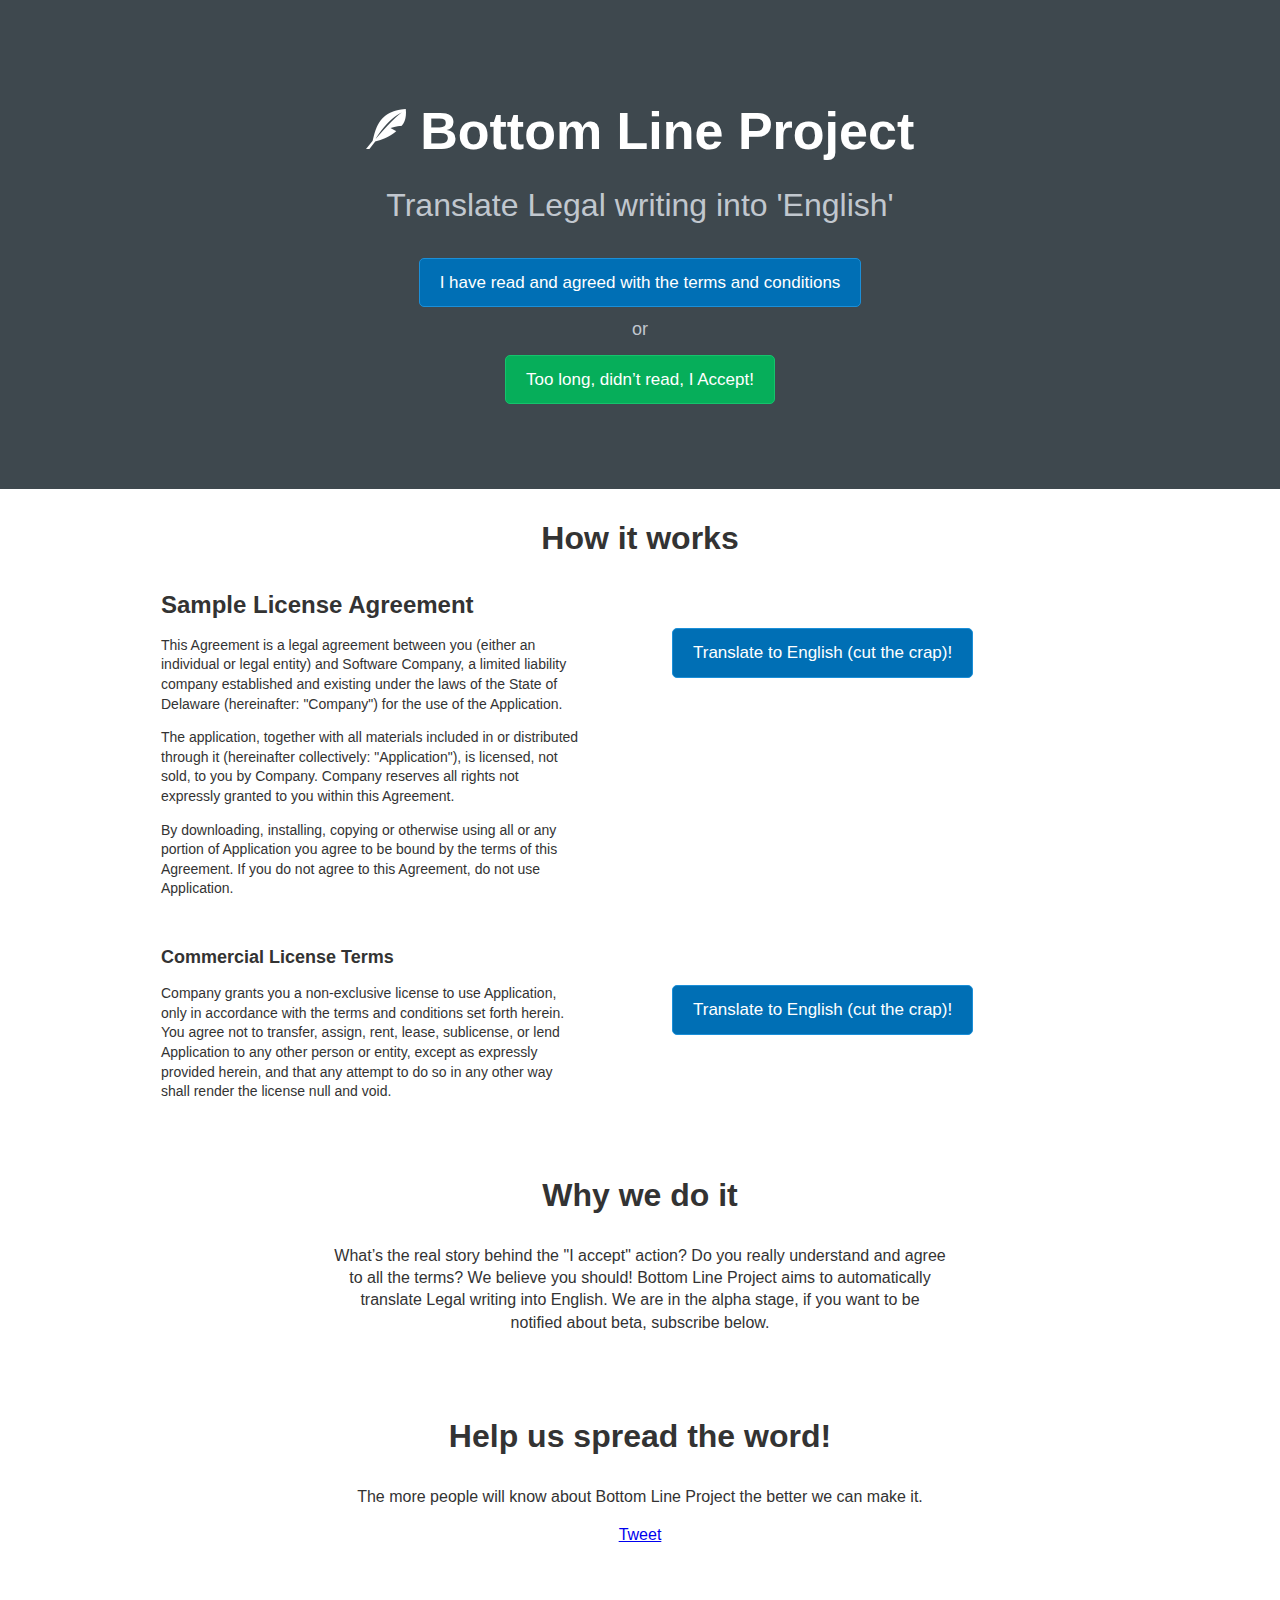
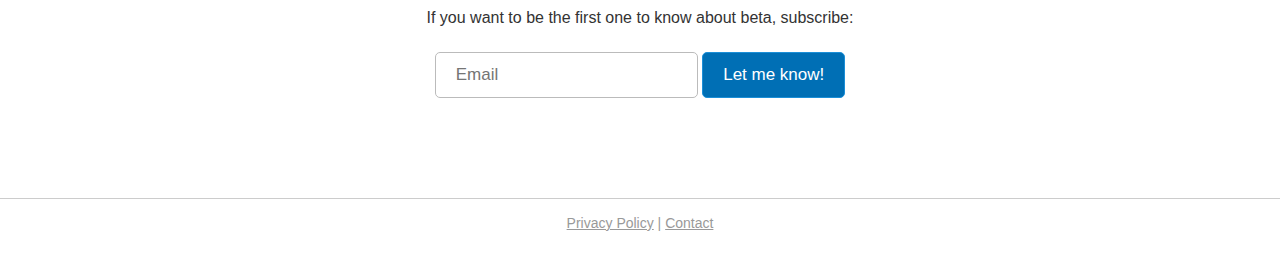
<file: index.html>
<!DOCTYPE html>
<html class="no-js">
    <head>
        <meta charset="utf-8">
        <meta http-equiv="X-UA-Compatible" content="IE=edge,chrome=1">
        <title>Bottom Line Project | Translate Legal writing into English</title>
        <meta name="description" content="Bottom Line Project aims to automatically translate Legal writing into English">
        <meta name="viewport" content="width=device-width">

        <link rel="stylesheet" href="css/normalize.min.css">
        <link rel="stylesheet" href="css/main.css">

        <script src="js/vendor/modernizr-2.6.2.min.js"></script>

        <script type='text/javascript' src='https://cdn.firebase.com/v0/firebase.js'></script>

        <link rel="shortcut icon" href="/favicon.png"> 
    </head>
    <body>

        <div id="fb-root"></div>
        <script>(function(d, s, id) {
          var js, fjs = d.getElementsByTagName(s)[0];
          if (d.getElementById(id)) return;
          js = d.createElement(s); js.id = id;
          js.src = "//connect.facebook.net/en_GB/all.js#xfbml=1&appId=620113728023095";
          fjs.parentNode.insertBefore(js, fjs);
        }(document, 'script', 'facebook-jssdk'));</script>

        <header>
            <h1><img src="./img/icon.png"> Bottom Line Project</h1>
            <h2>Translate Legal writing into 'English'</h2>

            <div class="buttons">
                <a href="" class="btn blue">I have read and agreed with the terms and conditions</a>
                <br>
                <span>or</span>
                <br>
                <a href="" class="btn green">Too long, didn’t read, I Accept!</a>
            </div>
        </header>

        <div id="content">
            <h2>How it works</h2><!-- Why you would use it -->
            <table class="columns">
                <tr>
                    <td class="first">
                        <h3>Sample License Agreement</h3>
                        <p>This Agreement is a legal agreement between you (either an individual or legal entity) and Software Company, a limited liability company established and existing under the laws of the State of Delaware (hereinafter: "Company") for the use of the Application.</p>

                        <p>The application, together with all materials included in or distributed through it (hereinafter collectively: "Application"), is licensed, not sold, to you by Company. Company reserves all rights not expressly granted to you within this Agreement.</p>

                        <p>By downloading, installing, copying or otherwise using all or any portion of Application you agree to be bound by the terms of this Agreement. If you do not agree to this Agreement, do not use Application.</p>
                    </td>
                    <td class="second">
                        <div class="step first">
                            <a href="" class="btn blue action">Translate to English (cut the crap)!</a>
                        </div>

                        <div class="step second">
                            Translation in progress&hellip;
                        </div>

                        <div class="step third">
                            <span class="content">
                                <span class="small">Basically,</span><br>
                                You agree to all the terms below by using Application.
                            </span>

                            <br><br>
                            <a href="#" class="btn green spread">Help us spread the word!</a>
                        </div>
                    </td>
                </tr>
                <tr>
                    <td class="first">
                        <h4>Commercial License Terms</h4>
                        <p>Company grants you a non-exclusive license to use Application, only in accordance with the terms and conditions set forth herein. You agree not to transfer, assign, rent, lease, sublicense, or lend Application to any other person or entity, except as expressly provided herein, and that any attempt to do so in any other way shall render the license null and void.</p>
                    </td>
                    <td class="second">
                        <div class="step first">
                            <a href="" class="btn blue action">Translate to English (cut the crap)!</a>
                        </div>

                        <div class="step second">
                            Translation in progress&hellip;
                        </div>

                        <div class="step third">
                            <span class="content">
                                <span class="small">Basically,</span><br>
                                You can’t sell or rent your license.
                            </span>

                            <br><br>
                            <a href="#" class="btn green spread">Help us spread the word!</a>
                        </div>
                    </td>
                </tr>
                <!--<tr>
                    <td class="first">
                        
                    </td>
                    <td class="second">

                    </td>
                </tr>-->
            </table>

            <div id="description">
                <h2>Why we do it</h2>
                <p>
                    What’s the real story behind the "I accept" action? Do you really understand and agree<br>
                    to all the terms? We believe you should! Bottom Line Project aims to automatically<br>
                    translate Legal writing into English. We are in the alpha stage, if you want to be<br>
                    notified about beta, subscribe below.
                </p>
            </div>

            <div id="share">
                <h2>Help us spread the word!</h2>
                <p>
                    The more people will know about Bottom Line Project the better we can make it.<br>
                    <div class="fb-like" data-href="https://www.facebook.com/BottomLineProject" data-send="false" data-width="450" data-show-faces="false"></div>

                    <a href="https://twitter.com/share" class="twitter-share-button" data-url="http://bottomlineproject.org" data-text="Translate Legal writing into English!" data-via="BottomLineProject">Tweet</a>
                    <script>!function(d,s,id){var js,fjs=d.getElementsByTagName(s)[0],p=/^http:/.test(d.location)?'http':'https';if(!d.getElementById(id)){js=d.createElement(s);js.id=id;js.src=p+'://platform.twitter.com/widgets.js';fjs.parentNode.insertBefore(js,fjs);}}(document, 'script', 'twitter-wjs');</script>
                </p>

                <br><br>

                If you want to be the first one to know about beta, subscribe:<br><br>

                <form>
                    <input type="text" class="email input" placeholder="Email">
                    <input type="submit" value="Let me know!" class="btn blue">

                    <br>
                    <span class="thanks">Thanks for subscribing, we will let you know about future updates!</span>
                </form>
            </div>
        </div>

        <footer>
            <hr>
            <a href="privacy.html" target="_blank">Privacy Policy</a> | <a href="mailto:pbottomline@gmail.com">Contact</a>
        </footer>

        <script src="//ajax.googleapis.com/ajax/libs/jquery/1.9.1/jquery.min.js"></script>
        <script>window.jQuery || document.write('<script src="js/vendor/jquery-1.9.1.min.js"><\/script>')</script>

        <script src="js/plugins.js"></script>
        <script src="js/main.js"></script>

        <script>
            (function(i,s,o,g,r,a,m){i['GoogleAnalyticsObject']=r;i[r]=i[r]||function(){
            (i[r].q=i[r].q||[]).push(arguments)},i[r].l=1*new Date();a=s.createElement(o),
            m=s.getElementsByTagName(o)[0];a.async=1;a.src=g;m.parentNode.insertBefore(a,m)
            })(window,document,'script','//www.google-analytics.com/analytics.js','ga');

            ga('create', 'UA-42761560-1', 'bottomlineproject.org');
            ga('send', 'pageview');

        </script>
    </body>
</html>
</file>
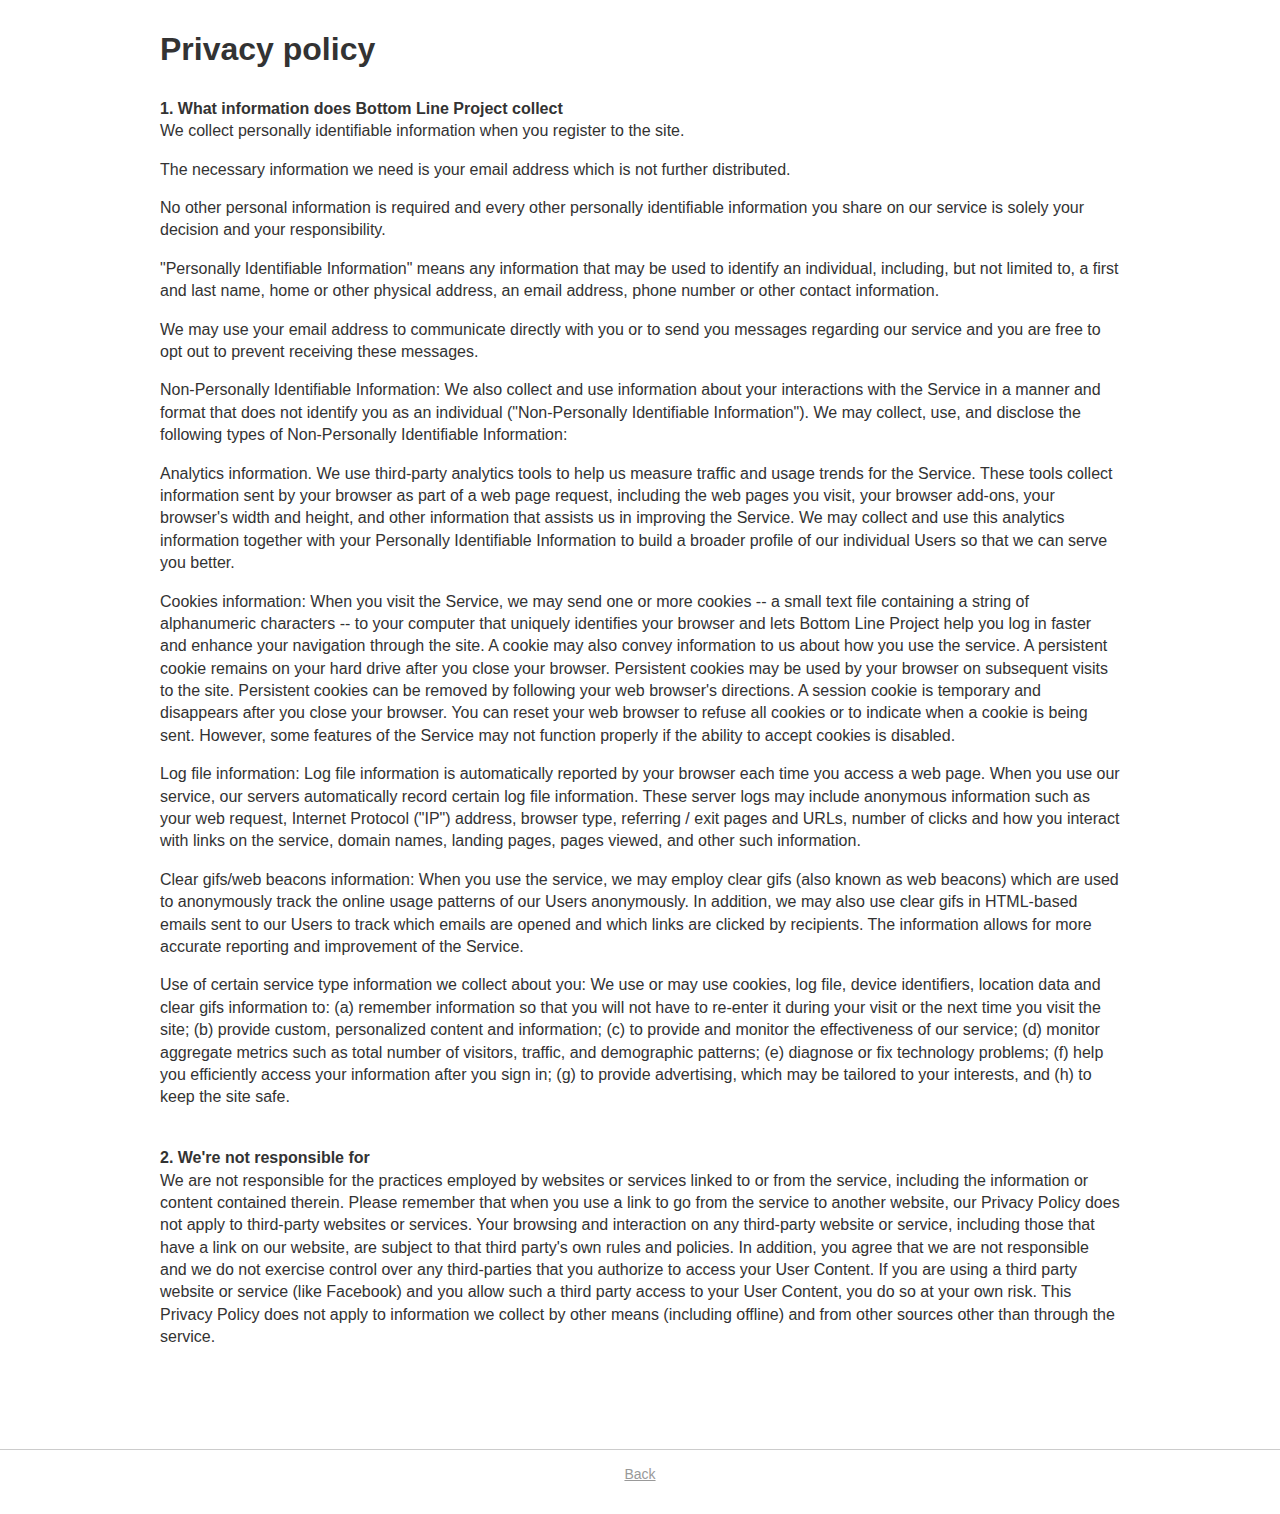
<file: privacy.html>
<!DOCTYPE html>
<html class="no-js">
    <head>
        <meta charset="utf-8">
        <meta http-equiv="X-UA-Compatible" content="IE=edge,chrome=1">
        <title>Bottom Line Project | Translate Legal writing into English</title>
        <meta name="description" content="Bottom Line Project aims to automatically translate Legal writing into English">
        <meta name="viewport" content="width=device-width">

        <link rel="stylesheet" href="css/normalize.min.css">
        <link rel="stylesheet" href="css/main.css">

        <script src="js/vendor/modernizr-2.6.2.min.js"></script>

        <link rel="shortcut icon" href="/favicon.png"> 
    </head>
    <body>
        <div id="content" class="privacy">
            <h2>Privacy policy</h2>

            <p><strong>1. What information does Bottom Line Project collect</strong><br>We collect personally identifiable information when you register to the site.
            <p>The necessary information we need is your email address which is not further distributed.
            <p>No other personal information is required and every other personally identifiable information you share on our service is solely your decision and your responsibility.
            <p>"Personally Identifiable Information" means any information that may be used to identify an individual, including, but not limited to, a first and last name, home or other physical address, an email address, phone number or other contact information.
            <p>We may use your email address to communicate directly with you or to send you messages regarding our service and you are free to opt out to prevent receiving these messages.


            <p>Non-Personally Identifiable Information: We also collect and use information about your interactions with the Service in a manner and format that does not identify you as an individual ("Non-Personally Identifiable Information"). We may collect, use, and disclose the following types of Non-Personally Identifiable Information:
            <p>Analytics information. We use third-party analytics tools to help us measure traffic and usage trends for the Service. These tools collect information sent by your browser as part of a web page request, including the web pages you visit, your browser add-ons, your browser's width and height, and other information that assists us in improving the Service. We may collect and use this analytics information together with your Personally Identifiable Information to build a broader profile of our individual Users so that we can serve you better.
            <p>Cookies information: When you visit the Service, we may send one or more cookies -- a small text file containing a string of alphanumeric characters -- to your computer that uniquely identifies your browser and lets Bottom Line Project help you log in faster and enhance your navigation through the site. A cookie may also convey information to us about how you use the service. A persistent cookie remains on your hard drive after you close your browser. Persistent cookies may be used by your browser on subsequent visits to the site. Persistent cookies can be removed by following your web browser's directions. A session cookie is temporary and disappears after you close your browser. You can reset your web browser to refuse all cookies or to indicate when a cookie is being sent. However, some features of the Service may not function properly if the ability to accept cookies is disabled.
            <p>Log file information: Log file information is automatically reported by your browser each time you access a web page. When you use our service, our servers automatically record certain log file information. These server logs may include anonymous information such as your web request, Internet Protocol ("IP") address, browser type, referring / exit pages and URLs, number of clicks and how you interact with links on the service, domain names, landing pages, pages viewed, and other such information.
            <p>Clear gifs/web beacons information: When you use the service, we may employ clear gifs (also known as web beacons) which are used to anonymously track the online usage patterns of our Users anonymously. In addition, we may also use clear gifs in HTML-based emails sent to our Users to track which emails are opened and which links are clicked by recipients. The information allows for more accurate reporting and improvement of the Service.
            <p>Use of certain service type information we collect about you: We use or may use cookies, log file, device identifiers, location data and clear gifs information to: (a) remember information so that you will not have to re-enter it during your visit or the next time you visit the site; (b) provide custom, personalized content and information; (c) to provide and monitor the effectiveness of our service; (d) monitor aggregate metrics such as total number of visitors, traffic, and demographic patterns; (e) diagnose or fix technology problems; (f) help you efficiently access your information after you sign in; (g) to provide advertising, which may be tailored to your interests, and (h) to keep the site safe.

            <br><br>

            <p><strong>2. We're not responsible for</strong><br>We are not responsible for the practices employed by websites or services linked to or from the service, including the information or content contained therein. Please remember that when you use a link to go from the service to another website, our Privacy Policy does not apply to third-party websites or services. Your browsing and interaction on any third-party website or service, including those that have a link on our website, are subject to that third party's own rules and policies. In addition, you agree that we are not responsible and we do not exercise control over any third-parties that you authorize to access your User Content. If you are using a third party website or service (like Facebook) and you allow such a third party access to your User Content, you do so at your own risk. This Privacy Policy does not apply to information we collect by other means (including offline) and from other sources other than through the service.

        </div>

        <footer>
            <hr>
            <a href="index.html">Back</a>
        </footer>

        <script>
            (function(i,s,o,g,r,a,m){i['GoogleAnalyticsObject']=r;i[r]=i[r]||function(){
            (i[r].q=i[r].q||[]).push(arguments)},i[r].l=1*new Date();a=s.createElement(o),
            m=s.getElementsByTagName(o)[0];a.async=1;a.src=g;m.parentNode.insertBefore(a,m)
            })(window,document,'script','//www.google-analytics.com/analytics.js','ga');

            ga('create', 'UA-42761560-1', 'bottomlineproject.org');
            ga('send', 'pageview');

        </script>
    </body>
</html>
</file>
<file: css/main.css>
/* ==========================================================================
   HTML5 Boilerplate styles - h5bp.com (generated via initializr.com)
   ========================================================================== */

html,
button,
input,
select,
textarea {
    color: #222;
}

body {
    font-size: 1em;
    line-height: 1.4;
}

::-moz-selection {
    background: #b3d4fc;
    text-shadow: none;
}

::selection {
    background: #b3d4fc;
    text-shadow: none;
}

hr {
    display: block;
    height: 1px;
    border: 0;
    border-top: 1px solid #ccc;
    margin: 1em 0;
    padding: 0;
}

img {
    vertical-align: middle;
}

fieldset {
    border: 0;
    margin: 0;
    padding: 0;
}

textarea {
    resize: vertical;
}

.chromeframe {
    margin: 0.2em 0;
    background: #ccc;
    color: #000;
    padding: 0.2em 0;
}


/* ==========================================================================
   Author's custom styles
   ========================================================================== */

@import url(http://fonts.googleapis.com/css?family=Open+Sans:300,400,500,600,700);

body {
    font-family: 'Open Sans', 'Arial', sans-serif;
    color: #333333;
}

h2 {
    font-size: 32px;
    font-weight: 600;
}

header {
    background: #3e484e;
    font-size: 18px;
    color: #c1c7ce;
    text-align: center;
    padding-top: 95px;
    padding-bottom: 55px;
}

header h1 {
    margin-top: 0;
    color: #fff;
    font-size: 52px;
    font-weight: 600;
    margin-bottom: 15px;
}

header h2 {
    margin-top: 0;
    margin-bottom: 30px;
    font-weight: normal;
}

header .buttons {
    margin-bottom: 30px;
}

header .buttons span {
    display: inline-block;
    margin-top: 10px;
    margin-bottom: 12px;
}

.btn {
    font-size: 17px;
    display: inline-block;
    text-decoration: none;
    color: #fff;
    padding: 12px 20px;
    -moz-border-radius: 5px;
    -webkit-border-radius: 5px;
    border-radius: 5px;
}

.btn.green {
    border: 1px solid #15c36c;
    background-color: #06ae5a;
}

.btn.green:hover {
    background-color: #0bb962;
}

.btn.blue {
    border: 1px solid #1b8fd8;
    background-color: #006fb5;
}

.btn.blue:hover {
    background-color: #0478c1;
}

.input {
    font-size: 17px;
    display: inline-block;
    text-decoration: none;
    color: #333333;
    padding: 12px 20px;
    -moz-border-radius: 5px;
    -webkit-border-radius: 5px;
    border-radius: 5px;
    border: 1px solid #bbb;
}

#content {
    width: 960px;
    margin: 0 auto;
    text-align: center;
}

footer {
    margin-top: 100px;
    text-align: center;
    margin-bottom: 30px;
    font-size: 14px;
    color: #999;
}

footer a {
    color: #999;
}

.columns td.first {
    width: 420px;
    padding-right: 90px;
}

.columns td.second {
    width: 320px;
    font-size: 18px;
}

.columns td.second .small {
    font-size: 14px;
}

.columns {
    font-size: 14px;
    text-align: left;
}

.columns td {
    vertical-align: top;
}

.columns tr {
    margin-bottom: 30px;
    display: block;
}

.columns h3 {
    font-size: 24px;
    margin-top: 0;
    margin-bottom: 0;
}

.columns h4 {
    font-size: 18px;
    margin-top: 0;
    margin-bottom: 0;
}

.columns h5 {
    font-size: 16px;
    margin-top: 0;
    margin-bottom: 0;
}

.columns .step.first .btn {
    margin-top: 40px;
}

.columns .step.second, .columns .step.third {
    display: none;
}

#description {
    margin-bottom: 80px;
}

form.invalid input[type="text"] {
    box-shadow: 0 0 7px #cc0000;
}

form .thanks {
    display: none;
}


#content.privacy {
    text-align: left;
}










/* ==========================================================================
   Media Queries
   ========================================================================== */

@media only screen and (min-width: 35em) {

}

@media print,
       (-o-min-device-pixel-ratio: 5/4),
       (-webkit-min-device-pixel-ratio: 1.25),
       (min-resolution: 120dpi) {

}

/* ==========================================================================
   Helper classes
   ========================================================================== */

.ir {
    background-color: transparent;
    border: 0;
    overflow: hidden;
    *text-indent: -9999px;
}

.ir:before {
    content: "";
    display: block;
    width: 0;
    height: 150%;
}

.hidden {
    display: none !important;
    visibility: hidden;
}

.visuallyhidden {
    border: 0;
    clip: rect(0 0 0 0);
    height: 1px;
    margin: -1px;
    overflow: hidden;
    padding: 0;
    position: absolute;
    width: 1px;
}

.visuallyhidden.focusable:active,
.visuallyhidden.focusable:focus {
    clip: auto;
    height: auto;
    margin: 0;
    overflow: visible;
    position: static;
    width: auto;
}

.invisible {
    visibility: hidden;
}

.clearfix:before,
.clearfix:after {
    content: " ";
    display: table;
}

.clearfix:after {
    clear: both;
}

.clearfix {
    *zoom: 1;
}

/* ==========================================================================
   Print styles
   ========================================================================== */

@media print {
    * {
        background: transparent !important;
        color: #000 !important; /* Black prints faster: h5bp.com/s */
        box-shadow: none !important;
        text-shadow: none !important;
    }

    a,
    a:visited {
        text-decoration: underline;
    }

    a[href]:after {
        content: " (" attr(href) ")";
    }

    abbr[title]:after {
        content: " (" attr(title) ")";
    }

    /*
     * Don't show links for images, or javascript/internal links
     */

    .ir a:after,
    a[href^="javascript:"]:after,
    a[href^="#"]:after {
        content: "";
    }

    pre,
    blockquote {
        border: 1px solid #999;
        page-break-inside: avoid;
    }

    thead {
        display: table-header-group; /* h5bp.com/t */
    }

    tr,
    img {
        page-break-inside: avoid;
    }

    img {
        max-width: 100% !important;
    }

    @page {
        margin: 0.5cm;
    }

    p,
    h2,
    h3 {
        orphans: 3;
        widows: 3;
    }

    h2,
    h3 {
        page-break-after: avoid;
    }
}
</file>
